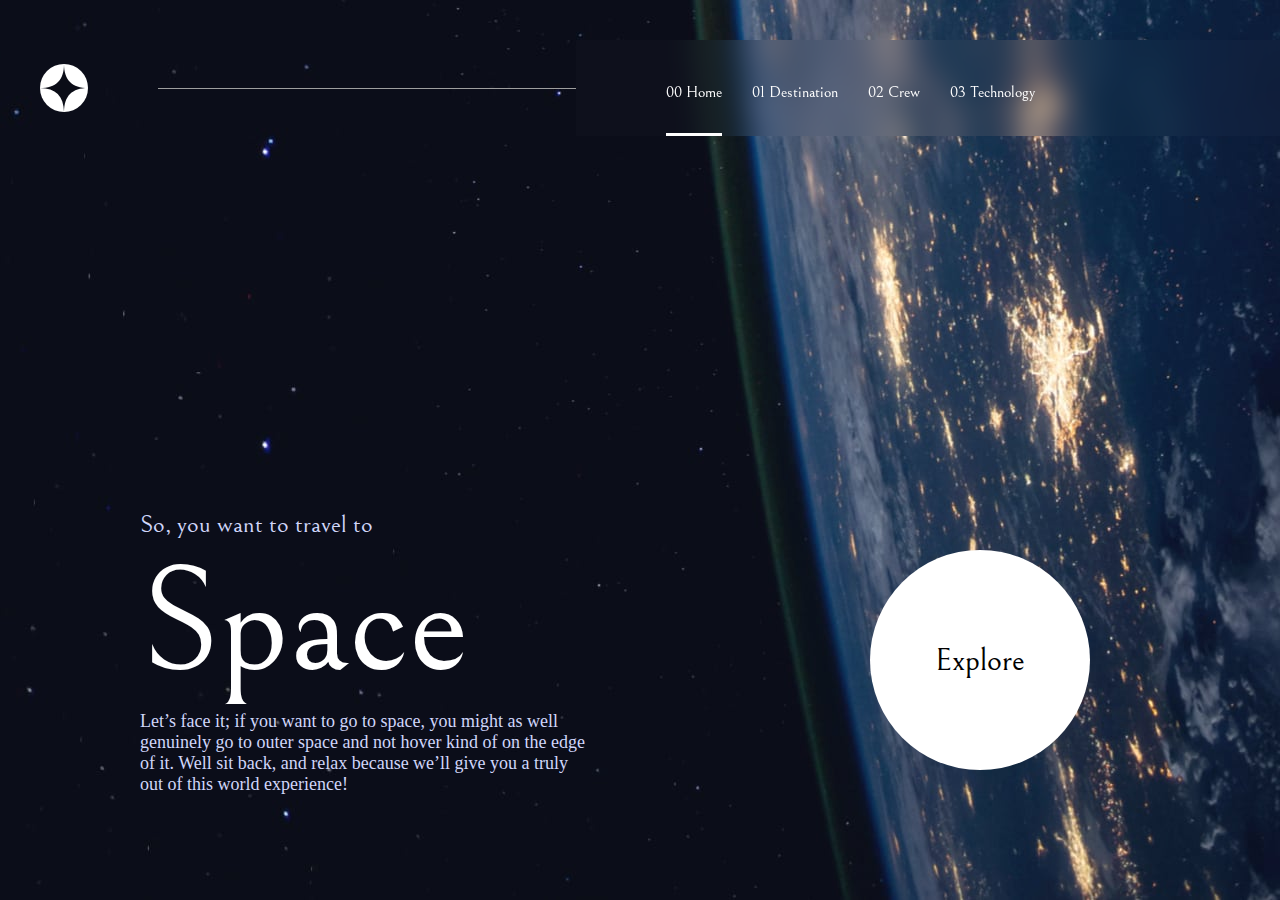
<file: starter-code/index.html>
<!DOCTYPE html>
<html lang="en">
<head>
  <meta charset="UTF-8">
  <meta name="viewport" content="width=device-width, initial-scale=1.0">

  <link rel="icon" type="image/png" sizes="32x32" href="./assets/favicon-32x32.png">
  
  <title>Frontend Mentor | Space tourism website</title>
  <link rel="stylesheet" href="/starter-code/assets/css/style.css">
</head>
<body>
  <main class="container container--home">

  
    <nav class="nav">
      <img src="/starter-code/assets/shared/logo.svg" alt="">
      <span class="line"></span>
      <ul class="nav--menu">
        <a href="/starter-code/index.html" class="active"><li><b>00</b>  Home</li></a>
        <a href="/starter-code/destination-moon.html"><li><b>01</b>  Destination</li></a>
        <a href="/starter-code/crew-commander.html"><li><b>02</b>  Crew</li></a>
        <a href="/starter-code/technology-vehicle.html"><li><b>03</b>  Technology</li></a>
      </ul>
    </nav>
    <section class="content">
      <div class="title">
        <h1>So, you want to travel to <br>
      <strong>Space</strong></h1>
       <p> Let’s face it; if you want to go to space, you might as well genuinely go to 
        outer space and not hover kind of on the edge of it. Well sit back, and relax 
        because we’ll give you a truly out of this world experience!</p>     </div>
      
      <div class="pulse-container">
        <div class="btn-explore">
          Explore
          <div class="pulse"></div>
        </div>
      </div>
      
    </section>
    
  </main>
  <script src="/starter-code/assets/js/script.js"></script>
</body>
</html>
</file>
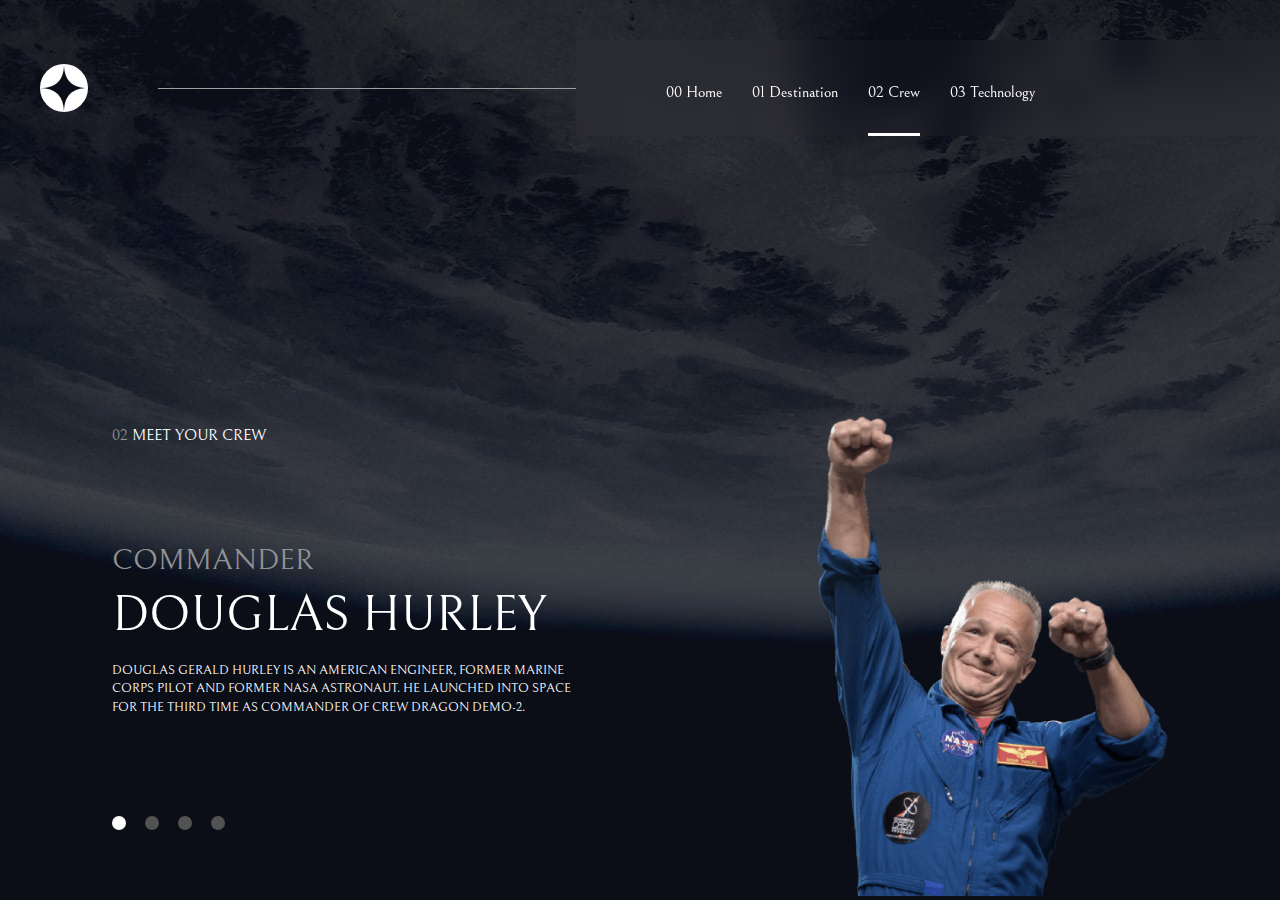
<file: starter-code/crew-commander.html>
<!DOCTYPE html>
<html lang="en">
<head>
  <meta charset="UTF-8">
  <meta name="viewport" content="width=device-width, initial-scale=1.0">

  <link rel="icon" type="image/png" sizes="32x32" href="./assets/favicon-32x32.png">
  
  <title>Frontend Mentor | Space tourism website</title>
  <link rel="stylesheet" href="/starter-code/assets/css/style.css">
</head>
<body>
<main class="container container--crew">
  <nav class="nav">
    <img src="/starter-code/assets/shared/logo.svg" alt="">
    <span class="line"></span>
    <ul class="nav--menu">
      <a href="/starter-code/index.html" ><li><b>00</b>  Home</li></a>
      <a href="/starter-code/destination-moon.html"><li><b>01</b>  Destination</li></a>
      <a href="/starter-code/crew-commander.html" class="active"><li><b>02</b>  Crew</li></a>
      <a href="/starter-code/technology-vehicle.html"><li><b>03</b>  Technology</li></a>
    </ul>
  </nav>
  <section class="crew--content">
    <div class="crew--details">
      <p><b>02</b> Meet your crew</p>
      <div class="crew--info">
        <h2 id="title">Commander</h2>
        <h1 id="name">Douglas Hurley</h1>

        <p id="description">Douglas Gerald Hurley is an American engineer, former Marine Corps pilot 
          and former NASA astronaut. He launched into space for the third time as 
          commander of Crew Dragon Demo-2.</p>
      </div>
      <div class="crew--buttons">
        <div id="comander" class="crew--btn btn--active"></div>
        <div id="specialist" class="crew--btn"></div>
        <div id="pilot" class="crew--btn"></div>
        <div id="enginer" class="crew--btn"></div>
      </div>

      
    </div>
    <div>
      <img id="img" src="/starter-code/assets/crew/image-douglas-hurley.png" alt="">
    </div>
    

  </section>
  
</main>
<script src="/starter-code/assets/js/script.js"></script>
</body>
</html>
</file>
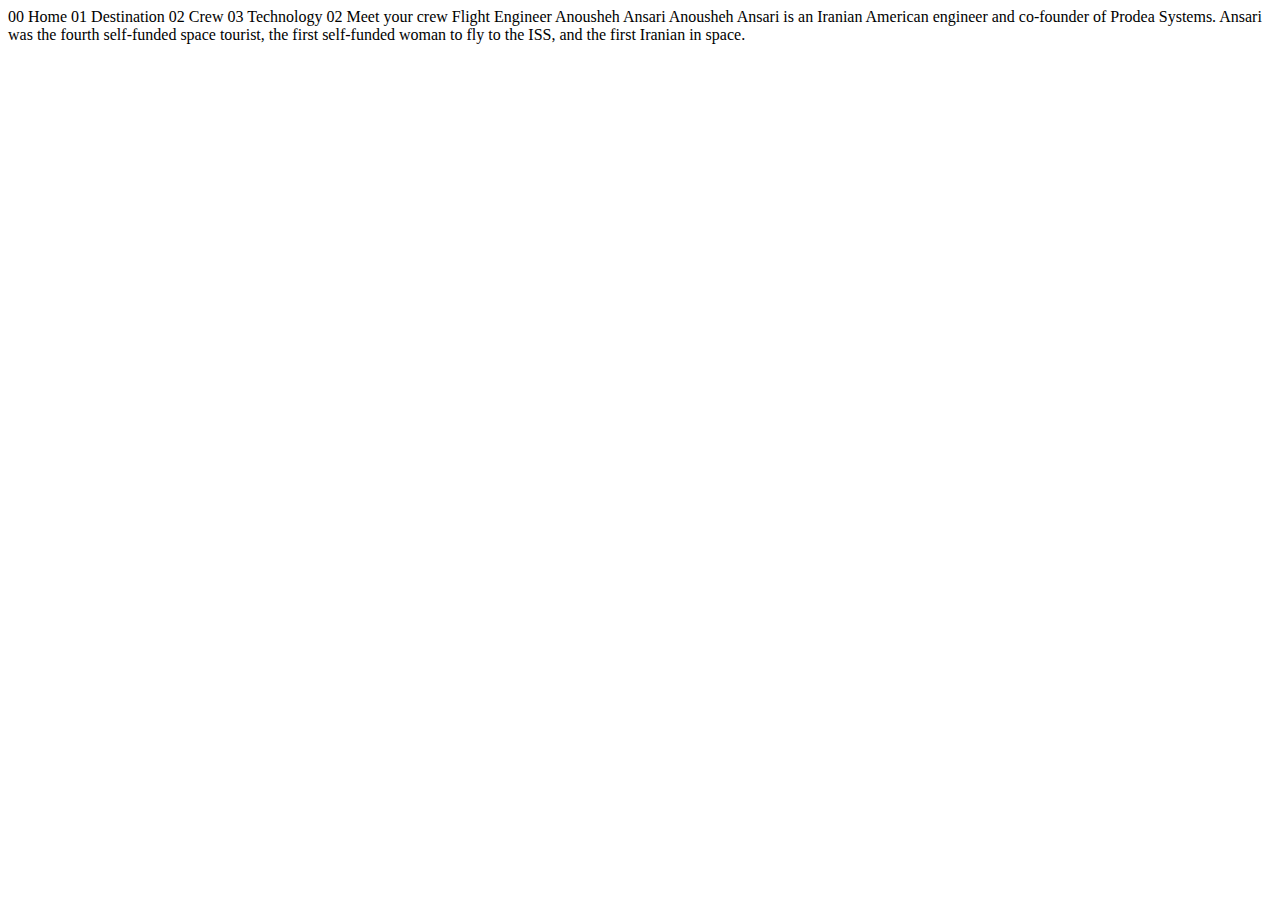
<file: starter-code/crew-engineer.html>
<!DOCTYPE html>
<html lang="en">
<head>
  <meta charset="UTF-8">
  <meta name="viewport" content="width=device-width, initial-scale=1.0">

  <link rel="icon" type="image/png" sizes="32x32" href="./assets/favicon-32x32.png">
  
  <title>Frontend Mentor | Space tourism website</title>
</head>
<body>

  00 Home
  01 Destination
  02 Crew
  03 Technology

  02 Meet your crew

  Flight Engineer
  Anousheh Ansari

  Anousheh Ansari is an Iranian American engineer and co-founder of Prodea Systems. 
  Ansari was the fourth self-funded space tourist, the first self-funded woman to 
  fly to the ISS, and the first Iranian in space. 
</body>
</html>
</file>
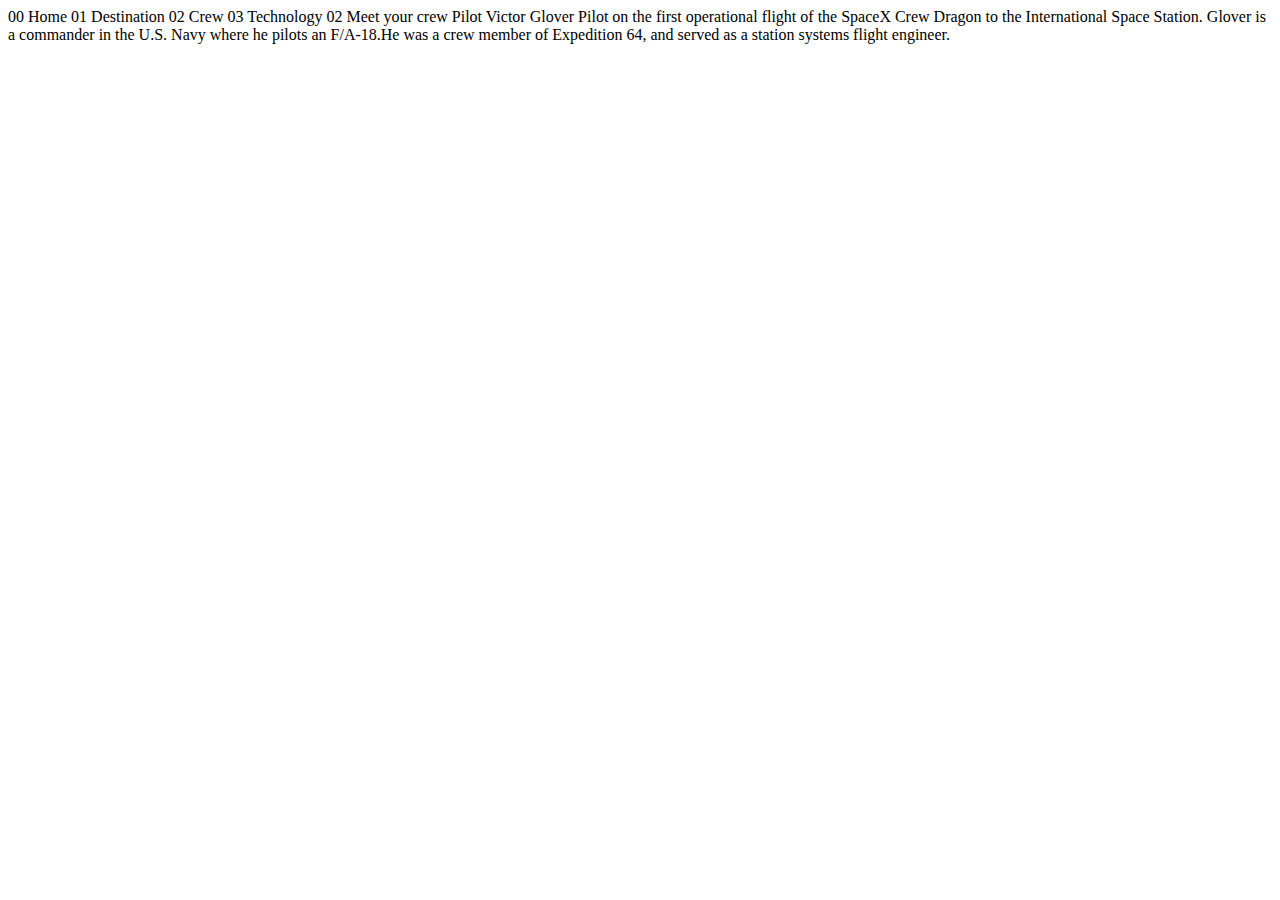
<file: starter-code/crew-pilot.html>
<!DOCTYPE html>
<html lang="en">
<head>
  <meta charset="UTF-8">
  <meta name="viewport" content="width=device-width, initial-scale=1.0">

  <link rel="icon" type="image/png" sizes="32x32" href="./assets/favicon-32x32.png">
  
  <title>Frontend Mentor | Space tourism website</title>
</head>
<body>

  00 Home
  01 Destination
  02 Crew
  03 Technology

  02 Meet your crew

  Pilot
  Victor Glover

  Pilot on the first operational flight of the SpaceX Crew Dragon to the 
  International Space Station. Glover is a commander in the U.S. Navy where 
  he pilots an F/A-18.He was a crew member of Expedition 64, and served as a 
  station systems flight engineer. 
</body>
</html>
</file>
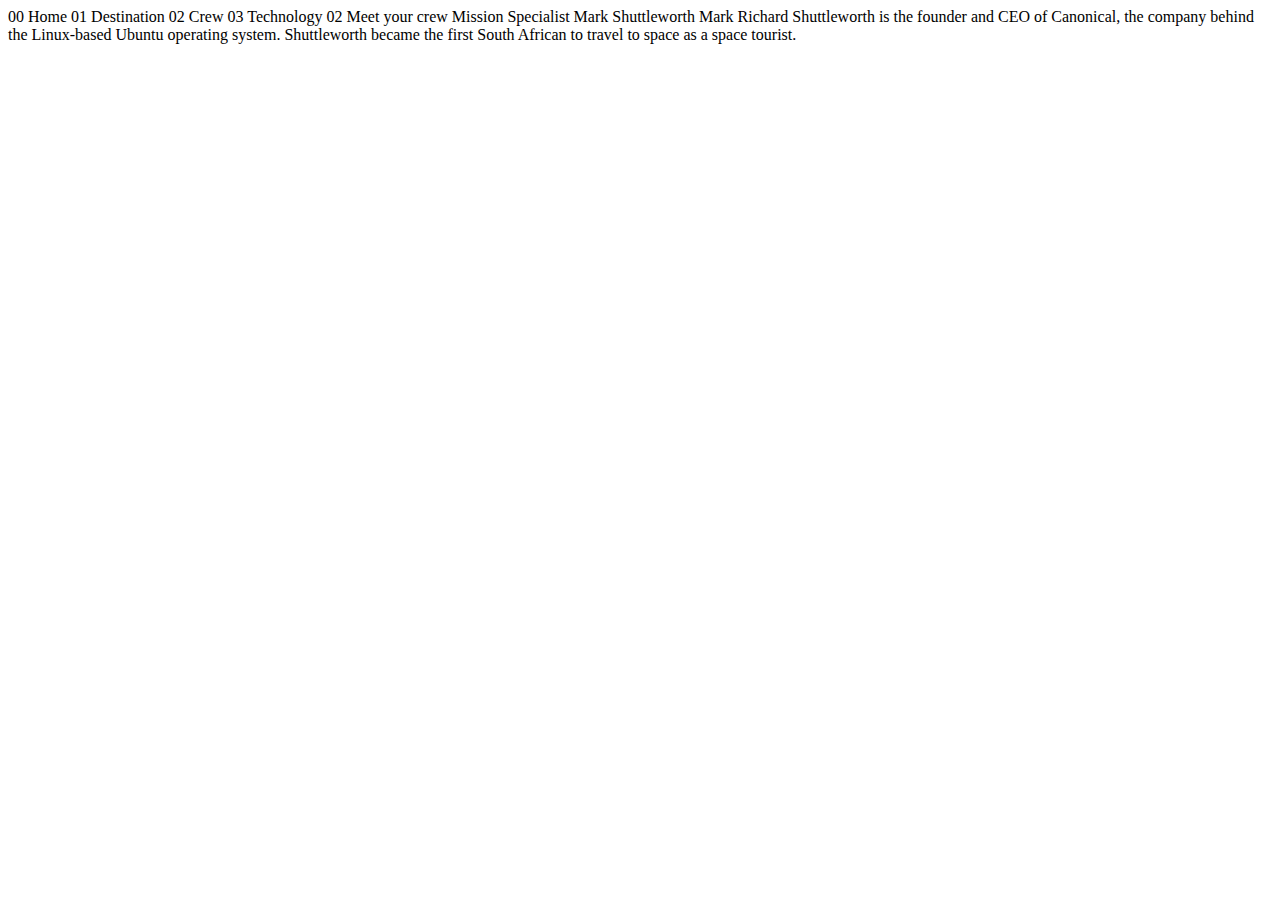
<file: starter-code/crew-specialist.html>
<!DOCTYPE html>
<html lang="en">
<head>
  <meta charset="UTF-8">
  <meta name="viewport" content="width=device-width, initial-scale=1.0">

  <link rel="icon" type="image/png" sizes="32x32" href="./assets/favicon-32x32.png">
  
  <title>Frontend Mentor | Space tourism website</title>
</head>
<body>

  00 Home
  01 Destination
  02 Crew
  03 Technology

  02 Meet your crew

  Mission Specialist
  Mark Shuttleworth

  Mark Richard Shuttleworth is the founder and CEO of Canonical, the company behind 
  the Linux-based Ubuntu operating system. Shuttleworth became the first South 
  African to travel to space as a space tourist.
</body>
</html>
</file>
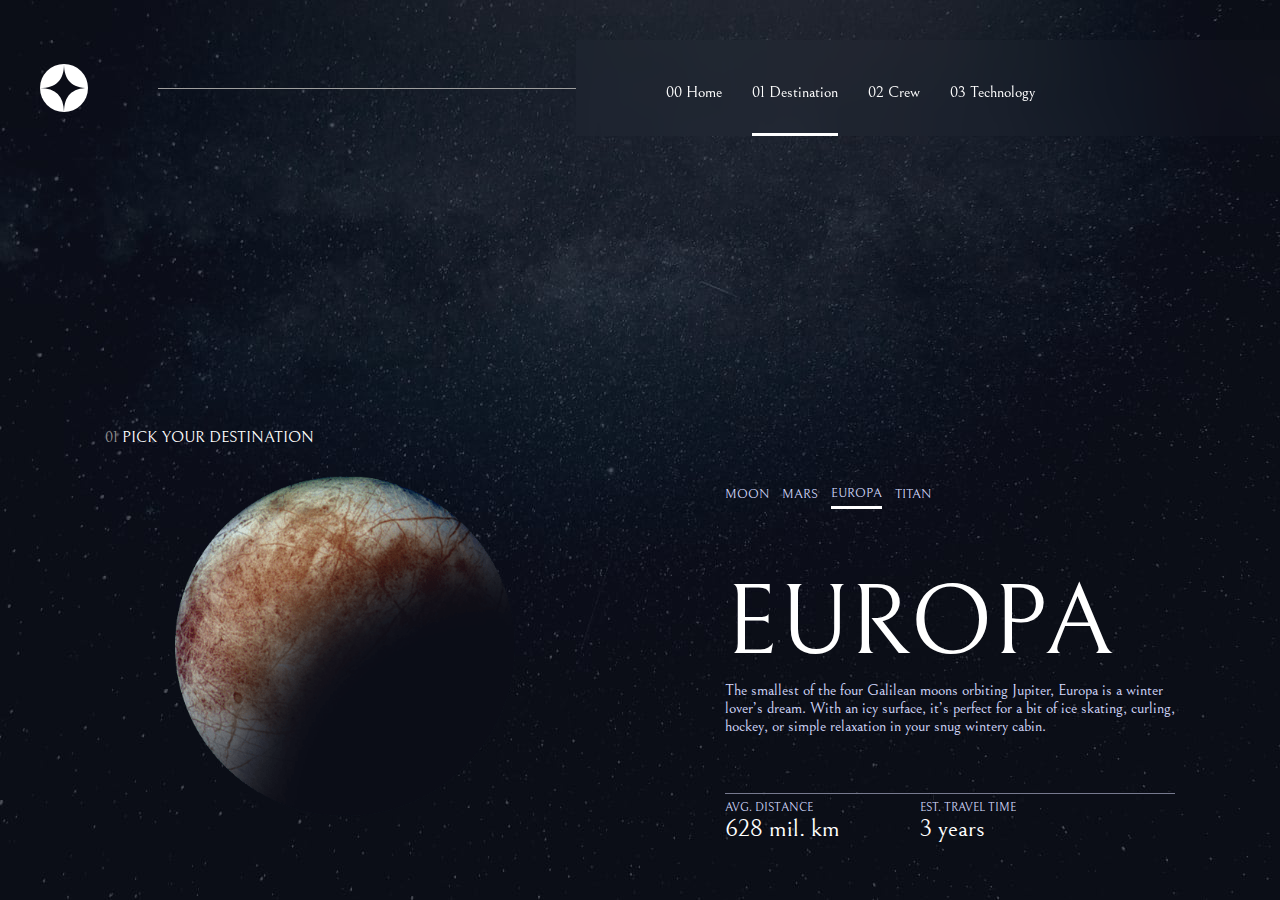
<file: starter-code/destination-europa.html>
<!DOCTYPE html>
<html lang="en">
<head>
  <meta charset="UTF-8">
  <meta name="viewport" content="width=device-width, initial-scale=1.0">

  <link rel="icon" type="image/png" sizes="32x32" href="./assets/favicon-32x32.png">
  
  <title>Frontend Mentor | Space tourism website</title>
  <link rel="stylesheet" href="/starter-code/assets/css/style.css">
</head>
<body>
  <main class="container container--destination">


    <nav class="nav">
      <img src="/starter-code/assets/shared/logo.svg" alt="">
      <span class="line"></span>
      <ul class="nav--menu">
        <a href="/starter-code/index.html" ><li><b>00</b>  Home</li></a>
        <a href="/starter-code/destination-moon.html" class="active"><li><b>01</b>  Destination</li></a>
        <a href="/starter-code/crew-commander.html"><li><b>02</b>  Crew</li></a>
        <a href="/starter-code/technology-vehicle.html"><li><b>03</b>  Technology</li></a>
      </ul>
    </nav>
  <section class="content--planet">
    <div class="planet">
      <p><b> 01</b> Pick your destination</p>
      <img src="/starter-code/assets/destination/image-europa.png" alt="">
    </div>
    <div class="planet--area">
      <nav>
        <ul class="nav-menu--destination">
          <a href="/starter-code/destination-moon.html" ><li>Moon</li></a>
          <a href="/starter-code/destination-mars.html"><li>Mars</li></a>
          <a href="/starter-code/destination-europa.html" class="active active--planet"><li>Europa</li></a>
          <a href="/starter-code/destination-titan.html"><li>Titan</li></a>
        </ul>
      </nav>
      <div>
        <h1 class="planet--tittle">Europa</h1>
      <p class="planet--description">The smallest of the four Galilean moons orbiting Jupiter, Europa is a 
        winter lover’s dream. With an icy surface, it’s perfect for a bit of 
        ice skating, curling, hockey, or simple relaxation in your snug 
        wintery cabin.</p>
      </div>
      
      
    
      <div class="planet--distance">
        <div>
          <p>Avg. distance</p>
          <h3>628 mil. km</h3>
        </div>
        <div>
          <p>Est. travel time</p>
          <h3>3 years</h3>
        </div>
      </div>
    </div>
  
   
  </section>
    
  </main>

  
</body>
</html>
</file>
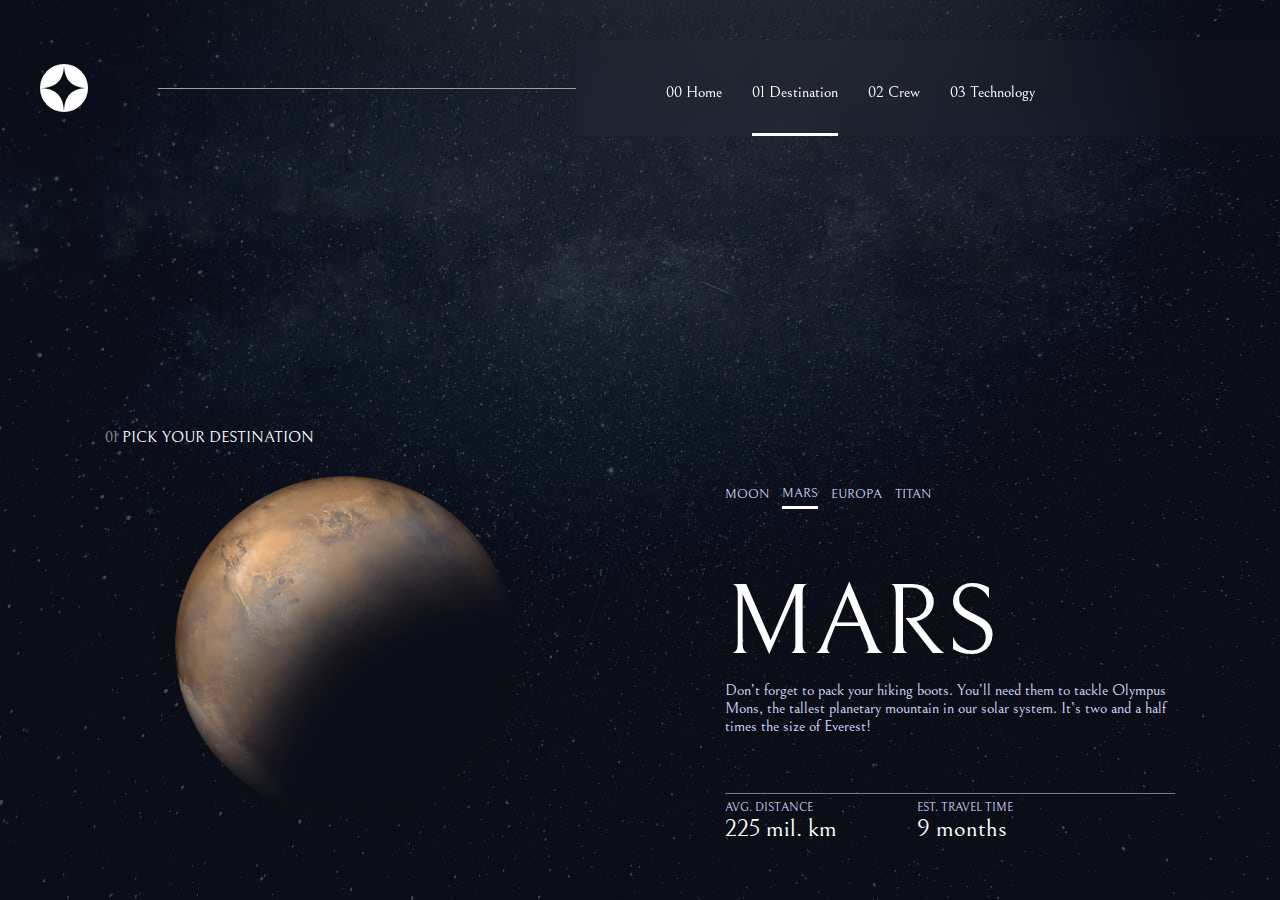
<file: starter-code/destination-mars.html>
<!DOCTYPE html>
<html lang="en">
<head>
  <meta charset="UTF-8">
  <meta name="viewport" content="width=device-width, initial-scale=1.0">

  <link rel="icon" type="image/png" sizes="32x32" href="./assets/favicon-32x32.png">
  
  <title>Frontend Mentor | Space tourism website</title>
  <link rel="stylesheet" href="/starter-code/assets/css/style.css">
</head>
<body>
  <main class="container container--destination">


    <nav class="nav">
      <img src="/starter-code/assets/shared/logo.svg" alt="">
      <span class="line"></span>
      <ul class="nav--menu">
        <a href="/starter-code/index.html" ><li><b>00</b>  Home</li></a>
        <a href="/starter-code/destination-moon.html" class="active"><li><b>01</b>  Destination</li></a>
        <a href="/starter-code/crew-commander.html"><li><b>02</b>  Crew</li></a>
        <a href="/starter-code/technology-vehicle.html"><li><b>03</b>  Technology</li></a>
      </ul>
    </nav>
  <section class="content--planet">
    <div class="planet">
      <p><b> 01</b> Pick your destination</p>
      <img src="/starter-code/assets/destination/image-mars.png" alt="">
    </div>
    <div class="planet--area">
      <nav>
        <ul class="nav-menu--destination">
          <a href="/starter-code/destination-moon.html" ><li>Moon</li></a>
          <a href="/starter-code/destination-mars.html" class="active active--planet"><li>Mars</li></a>
          <a href="/starter-code/destination-europa.html"><li>Europa</li></a>
          <a href="/starter-code/destination-titan.html"><li>Titan</li></a>
        </ul>
      </nav>
      <div>
        <h1 class="planet--tittle">Mars</h1>
      <p class="planet--description">Don’t forget to pack your hiking boots. You’ll need them to tackle Olympus Mons, 
        the tallest planetary mountain in our solar system. It’s two and a half times 
        the size of Everest!</p>
      </div>
      
      
    
      <div class="planet--distance">
        <div>
          <p>Avg. distance</p>
          <h3>225 mil. km</h3>
        </div>
        <div>
          <p>Est. travel time</p>
          <h3>9 months</h3>
        </div>
      </div>
    </div>
  
   
  </section>
    
  </main>
  

  

  
  

  
  
</body>
</html>
</file>
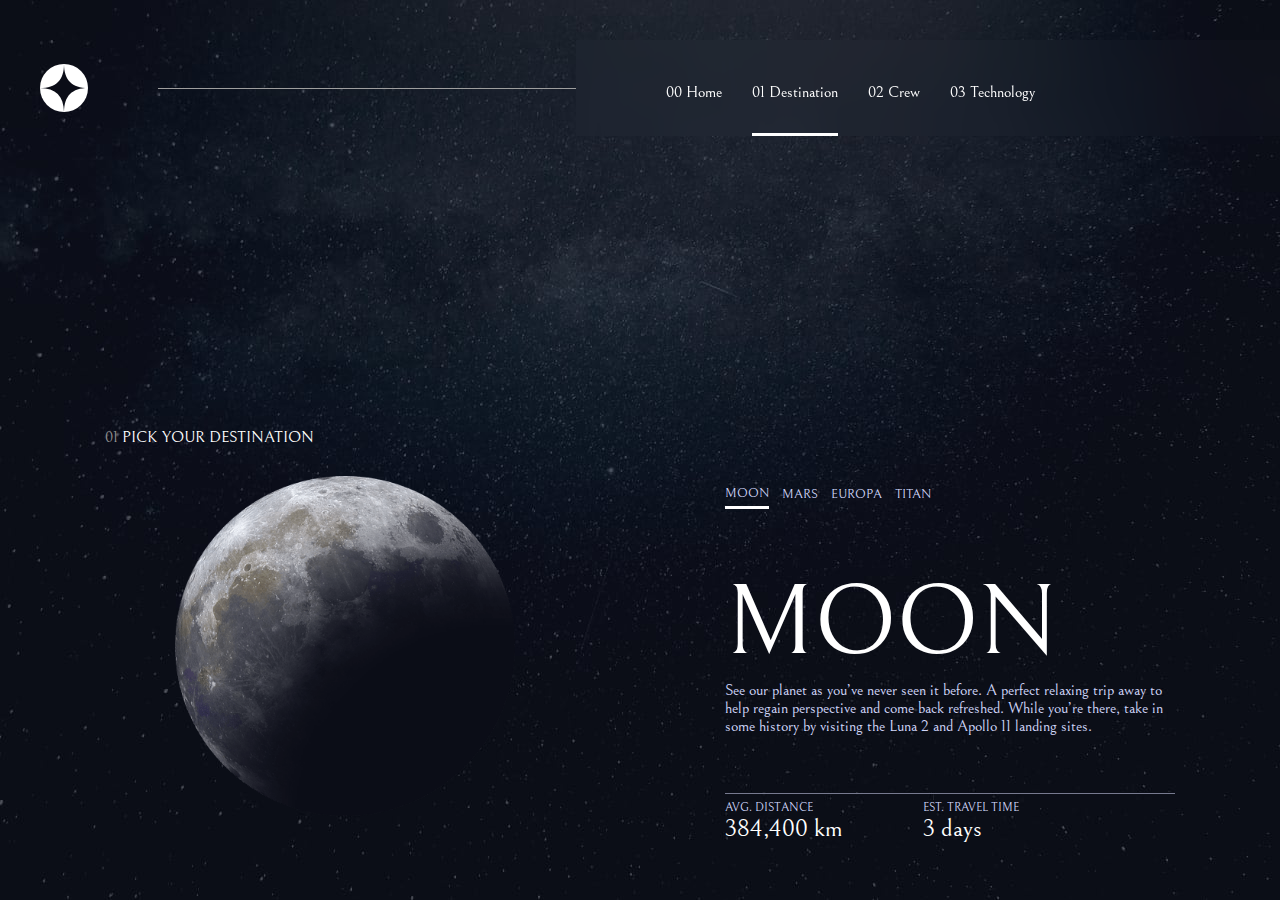
<file: starter-code/destination-moon.html>
<!DOCTYPE html>
<html lang="en">
<head>
  <meta charset="UTF-8">
  <meta name="viewport" content="width=device-width, initial-scale=1.0">

  <link rel="icon" type="image/png" sizes="32x32" href="./assets/favicon-32x32.png">
  
  <title>Frontend Mentor | Space tourism website</title>
  <link rel="stylesheet" href="/starter-code/assets/css/style.css">
</head>
<body>
<main class="container container--destination">


  <nav class="nav">
    <img src="/starter-code/assets/shared/logo.svg" alt="">
    <span class="line"></span>
    <ul class="nav--menu">
      <a href="/starter-code/index.html" ><li><b>00</b>  Home</li></a>
      <a href="/starter-code/destination-moon.html" class="active"><li><b>01</b>  Destination</li></a>
      <a href="/starter-code/crew-commander.html"><li><b>02</b>  Crew</li></a>
      <a href="/starter-code/technology-vehicle.html"><li><b>03</b>  Technology</li></a>
    </ul>
  </nav>
<section class="content--planet">
  <div class="planet">
    <p><b> 01</b> Pick your destination</p>
    <img src="/starter-code/assets/destination/image-moon.png" alt="">
  </div>
  <div class="planet--area">
    <nav>
      <ul class="nav-menu--destination">
        <a href="/starter-code/destination-moon.html" class="active active--planet"><li>Moon</li></a>
        <a href="/starter-code/destination-mars.html"><li>Mars</li></a>
        <a href="/starter-code/destination-europa.html"><li>Europa</li></a>
        <a href="/starter-code/destination-titan.html"><li>Titan</li></a>
      </ul>
    </nav>
    <div>
      <h1 class="planet--tittle">Moon</h1>
    <p class="planet--description">See our planet as you’ve never seen it before. A perfect relaxing trip away to help 
      regain perspective and come back refreshed. While you’re there, take in some history 
      by visiting the Luna 2 and Apollo 11 landing sites.</p>
    </div>
    
    
  
    <div class="planet--distance">
      <div>
        <p>Avg. distance</p>
        <h3>384,400 km</h3>
      </div>
      <div>
        <p>Est. travel time</p>
        <h3>3 days</h3>
      </div>
    </div>
  </div>

 
</section>
  
</main>

</body>
</html>
</file>
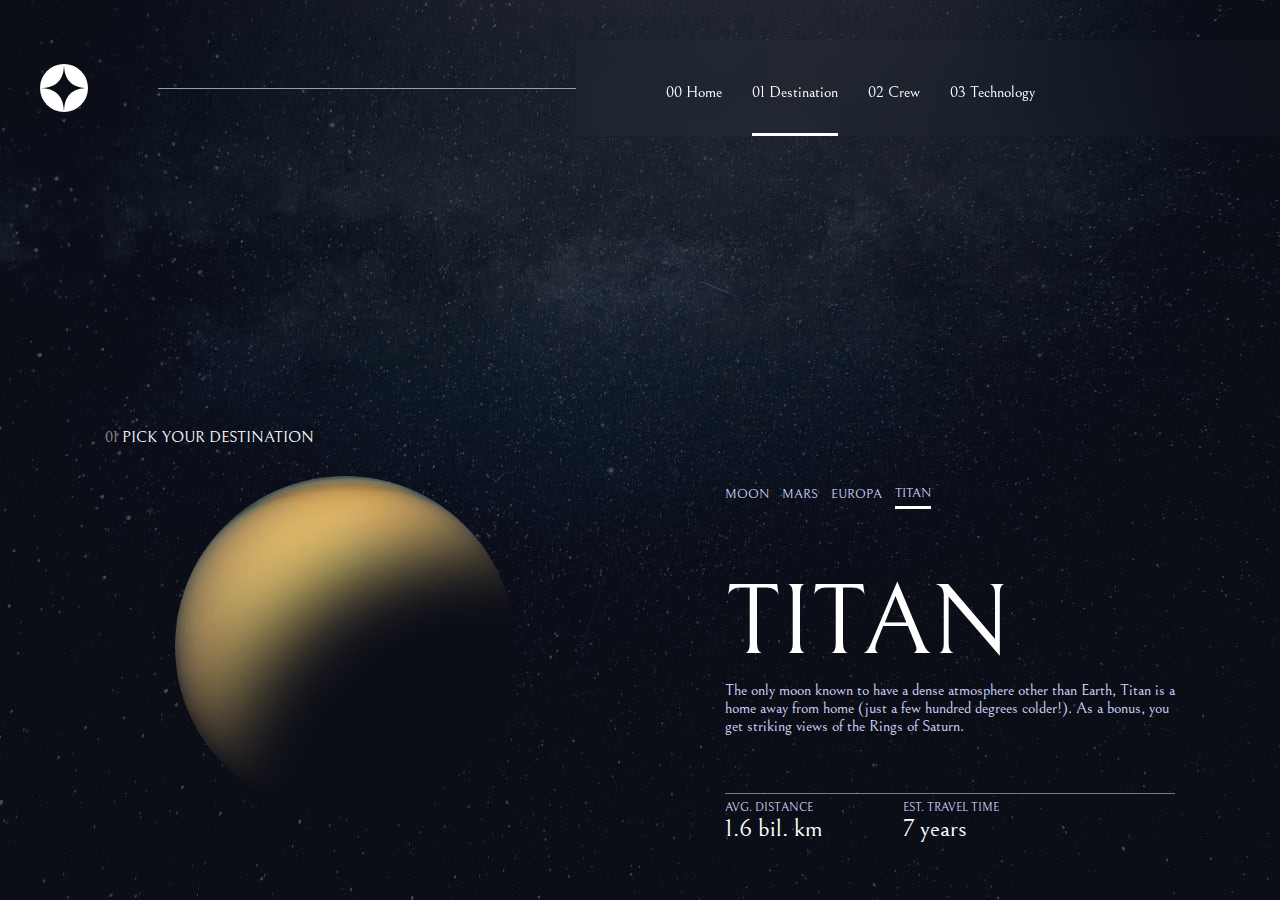
<file: starter-code/destination-titan.html>
<!DOCTYPE html>
<html lang="en">
<head>
  <meta charset="UTF-8">
  <meta name="viewport" content="width=device-width, initial-scale=1.0">

  <link rel="icon" type="image/png" sizes="32x32" href="./assets/favicon-32x32.png">
  
  <title>Frontend Mentor | Space tourism website</title>
  <link rel="stylesheet" href="/starter-code/assets/css/style.css">
</head>
<body>
  <main class="container container--destination">


    <nav class="nav">
      <img src="/starter-code/assets/shared/logo.svg" alt="">
      <span class="line"></span>
      <ul class="nav--menu">
        <a href="/starter-code/index.html" ><li><b>00</b>  Home</li></a>
        <a href="/starter-code/destination-moon.html" class="active"><li><b>01</b>  Destination</li></a>
        <a href="/starter-code/crew-commander.html"><li><b>02</b>  Crew</li></a>
        <a href="/starter-code/technology-vehicle.html"><li><b>03</b>  Technology</li></a>
      </ul>
    </nav>
  <section class="content--planet">
    <div class="planet">
      <p><b> 01</b> Pick your destination</p>
      <img src="/starter-code/assets/destination/image-titan.png" alt="">
    </div>
    <div class="planet--area">
      <nav>
        <ul class="nav-menu--destination">
          <a href="/starter-code/destination-moon.html" ><li>Moon</li></a>
          <a href="/starter-code/destination-mars.html"><li>Mars</li></a>
          <a href="/starter-code/destination-europa.html"><li>Europa</li></a>
          <a href="/starter-code/destination-titan.html"  class="active active--planet"><li>Titan</li></a>
        </ul>
      </nav>
      <div>
        <h1 class="planet--tittle">Titan</h1>
      <p class="planet--description">The only moon known to have a dense atmosphere other than Earth, Titan 
        is a home away from home (just a few hundred degrees colder!). As a 
        bonus, you get striking views of the Rings of Saturn.
      </p>
      </div>
      
      
    
      <div class="planet--distance">
        <div>
          <p>Avg. distance</p>
          <h3>1.6 bil. km</h3>
        </div>
        <div>
          <p>Est. travel time</p>
          <h3>7 years</h3>
        </div>
      </div>
    </div>
  
   
  </section>
    
  </main>

  

  
  
  

  
  
</body>
</html>
</file>
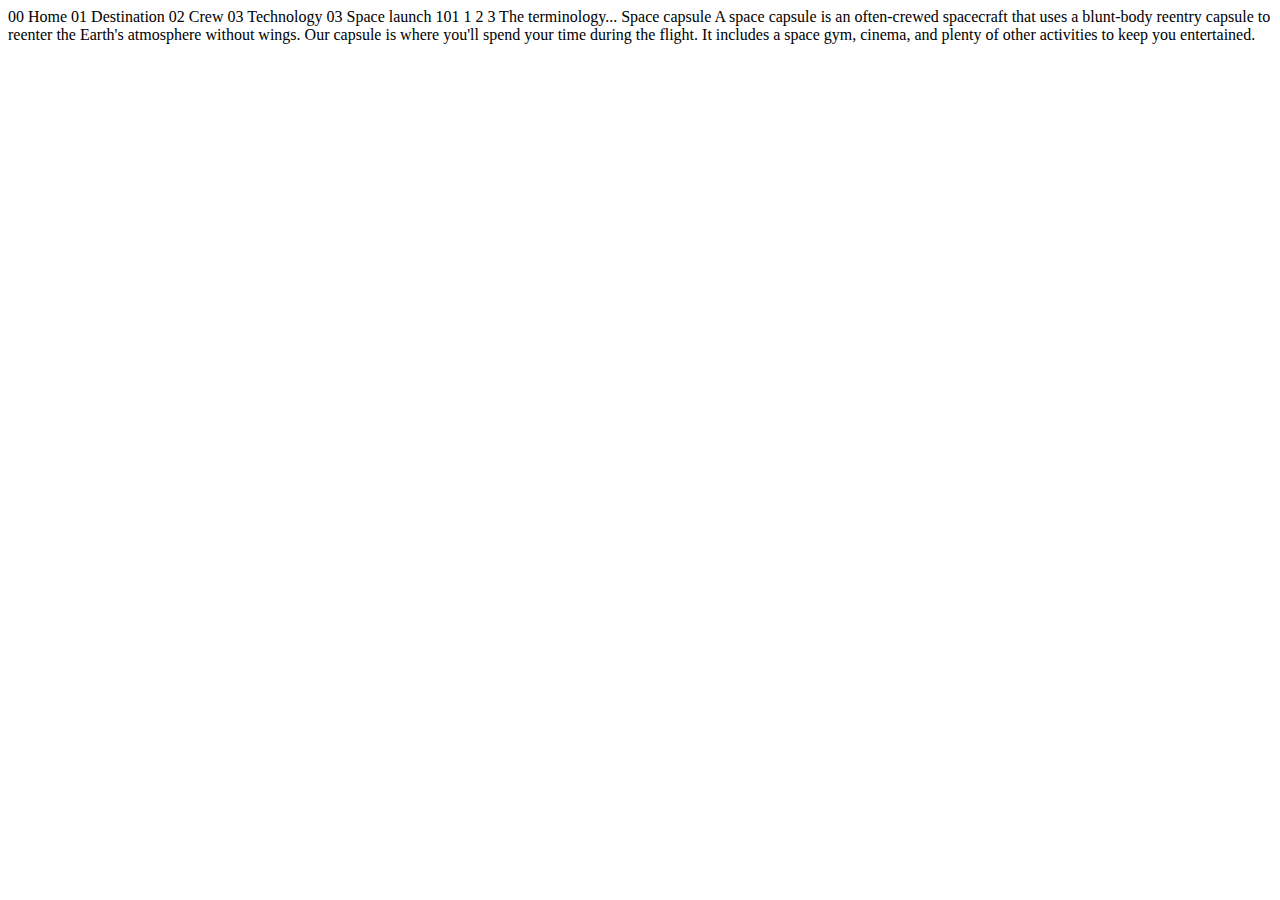
<file: starter-code/technology-capsule.html>
<!DOCTYPE html>
<html lang="en">
<head>
  <meta charset="UTF-8">
  <meta name="viewport" content="width=device-width, initial-scale=1.0">

  <link rel="icon" type="image/png" sizes="32x32" href="./assets/favicon-32x32.png">
  
  <title>Frontend Mentor | Space tourism website</title>
</head>
<body>

  00 Home
  01 Destination
  02 Crew
  03 Technology

  03 Space launch 101

  1
  2
  3

  The terminology...
  Space capsule

  A space capsule is an often-crewed spacecraft that uses a blunt-body reentry 
  capsule to reenter the Earth's atmosphere without wings. Our capsule is where 
  you'll spend your time during the flight. It includes a space gym, cinema, 
  and plenty of other activities to keep you entertained.
</body>
</html>
</file>
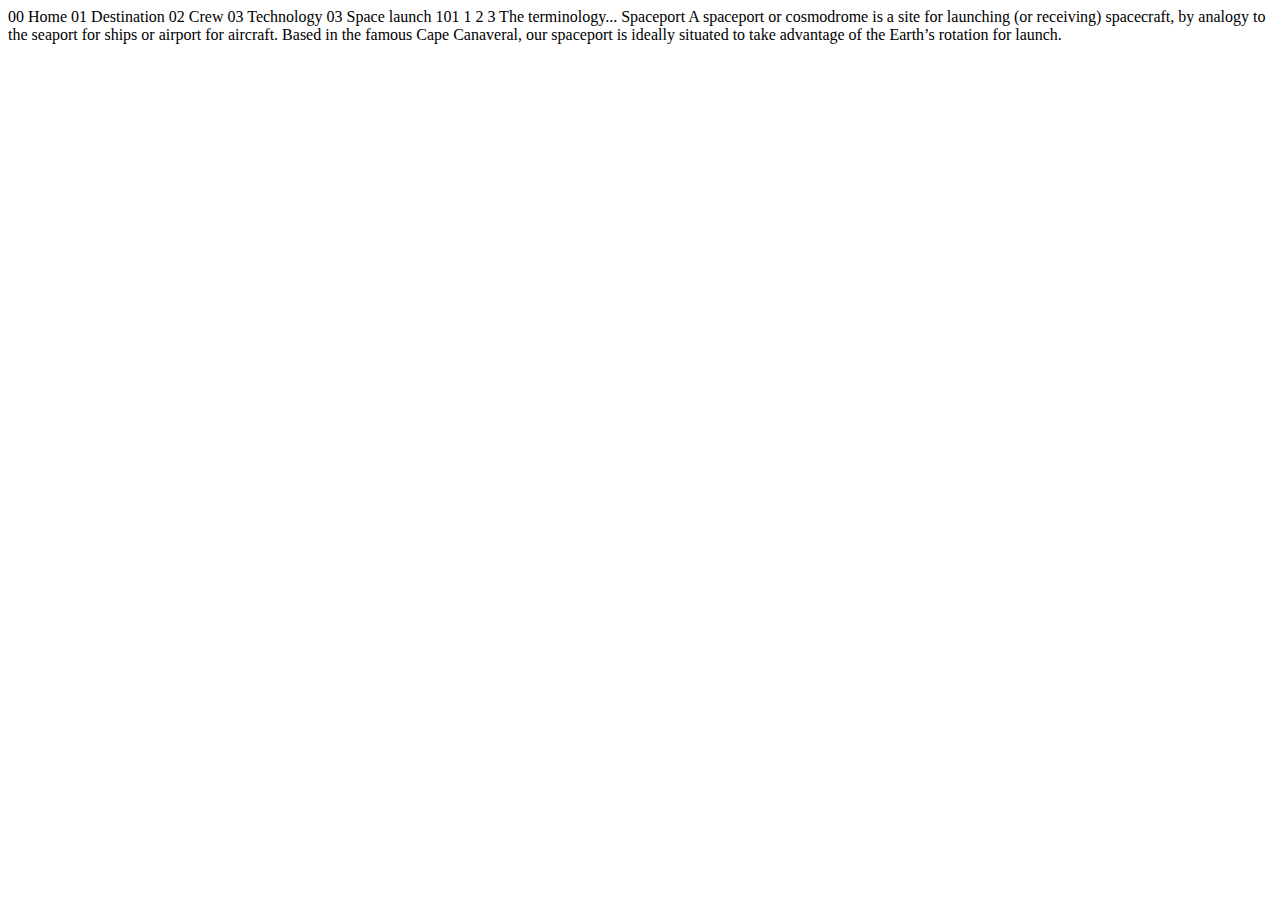
<file: starter-code/technology-spaceport.html>
<!DOCTYPE html>
<html lang="en">
<head>
  <meta charset="UTF-8">
  <meta name="viewport" content="width=device-width, initial-scale=1.0">

  <link rel="icon" type="image/png" sizes="32x32" href="./assets/favicon-32x32.png">
  
  <title>Frontend Mentor | Space tourism website</title>
</head>
<body>

  00 Home
  01 Destination
  02 Crew
  03 Technology

  03 Space launch 101

  1
  2
  3

  The terminology...
  Spaceport

  A spaceport or cosmodrome is a site for launching (or receiving) spacecraft, 
  by analogy to the seaport for ships or airport for aircraft. Based in the 
  famous Cape Canaveral, our spaceport is ideally situated to take advantage 
  of the Earth’s rotation for launch.
</body>
</html>
</file>
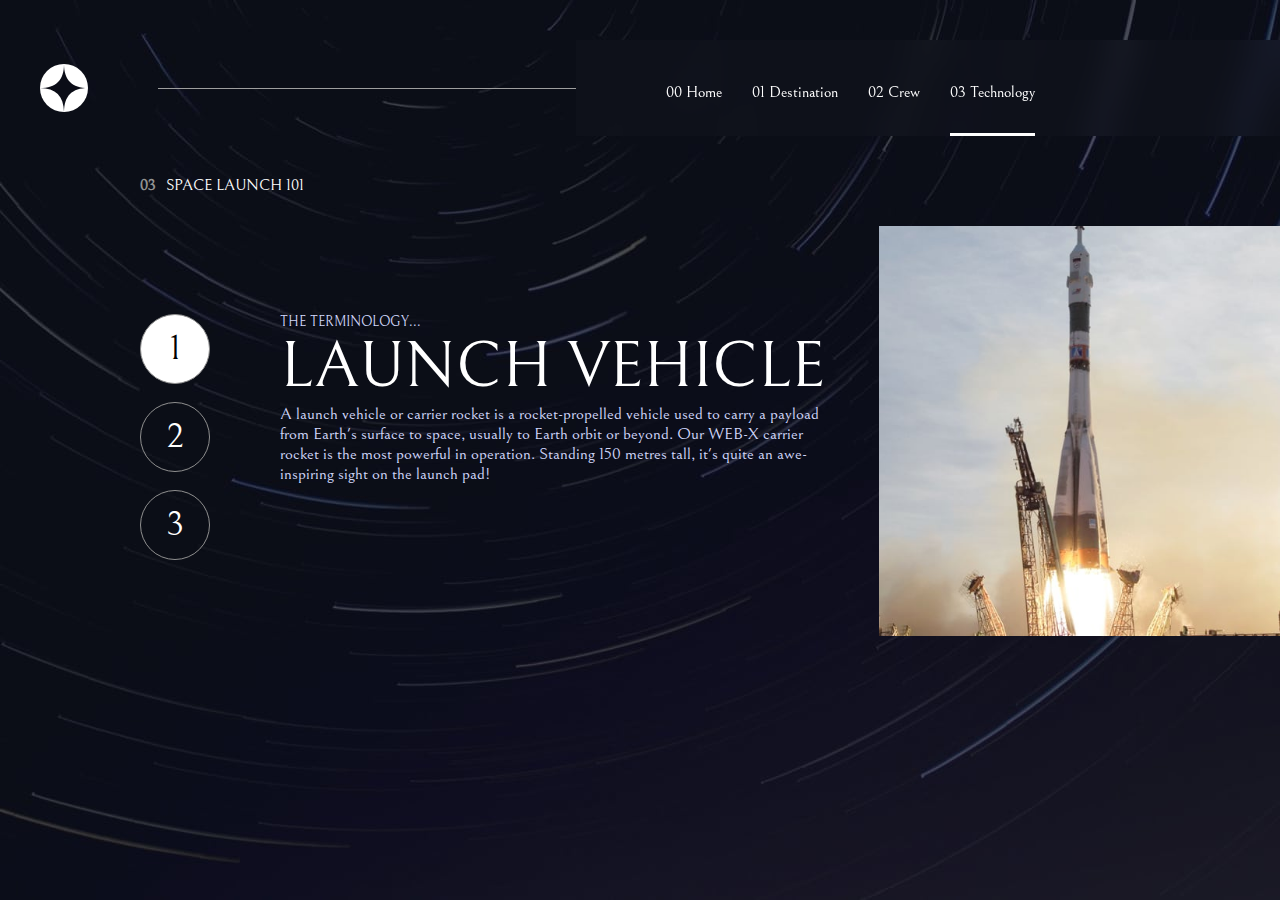
<file: starter-code/technology-vehicle.html>
<!DOCTYPE html>
<html lang="en">
<head>
  <meta charset="UTF-8">
  <meta name="viewport" content="width=device-width, initial-scale=1.0">

  <link rel="icon" type="image/png" sizes="32x32" href="./assets/favicon-32x32.png">
  
  <title>Frontend Mentor | Space tourism website</title>
  <link rel="stylesheet" href="/starter-code/assets/css/style.css">
</head>
<body>
<main class="container container--tec">


  <nav class="nav">
    <img src="/starter-code/assets/shared/logo.svg" alt="">
    <span class="line"></span>
    <ul class="nav--menu">
      <a href="/starter-code/index.html" ><li><b>00</b>  Home</li></a>
      <a href="/starter-code/destination-moon.html"><li><b>01</b>  Destination</li></a>
      <a href="/starter-code/crew-commander.html" ><li><b>02</b>  Crew</li></a>
      <a href="/starter-code/technology-vehicle.html" class="active"><li><b>03</b>  Technology</li></a>
    </ul>
  </nav>
  <section class="content--tec">
    <div class="tech--details">
      <p><b>03</b>Space launch 101</p>
      <div class="tec--items">
        <div class="tec--buttons">
          <button id="btnTechUm" class="btn--tec tec--active">1</button>
          <button id="btnTechDois" class="btn--tec">2</button>
          <button id="btnTechTres" class="btn--tec">3</button>
        </div>
        <div class="tec--description">
          <p class="upper">The terminology...</p>
          <h1 id="vehicle">launch vehicle</h1>
        
          <p class="tec--text">A launch vehicle or carrier rocket is a rocket-propelled vehicle used to carry a 
            payload from Earth's surface to space, usually to Earth orbit or beyond. Our 
            WEB-X carrier rocket is the most powerful in operation. Standing 150 metres tall, 
            it's quite an awe-inspiring sight on the launch pad!</p>
        </div>
      </div>
      
      
      

 
    </div>
    <div class="image">
      <img id="img" src="/starter-code/assets/technology/image-launch-vehicle-portrait.jpg" alt="">
    </div>
  </section>
  
</main>
<script src="/starter-code/assets/js/scriptvechile.js"></script>
</body>
</html>
</file>
<file: starter-code/assets/css/style.css>
@import url('https://fonts.googleapis.com/css2?family=Bellefair&display=swap');
*{
    margin: 0;
    padding: 0;
    box-sizing: border-box;
    font-family: bellefair, regular, serif;
    font-weight: normal;
}

.container--home{
    height: 100vh;
    background-image: url(/starter-code/assets/home/background-home-desktop.jpg);
    background-position: center top;
    background-repeat: no-repeat;
    background-size: cover;
    display: flex;
    flex-direction: column;
    justify-content: space-between;

}



.content{
    display: flex;
    justify-content: space-between;
    margin-bottom: 90px;
    margin-left: 140px;
    margin-right: 70px;
    
}
.title{
    width: 450px;
    height: 382;
    color: #D0D6F9;
    font-family: sans-serif;
    font-family: Barlow Condensed;
    font-style: normal;
    font-weight: normal;
}
.title h1{
    font-size: 25px;
}
.title p{
    font-family: Barlow;
    font-style: normal;
    font-weight: normal;
    font-size: 18px;
}
.title h1>strong{
    font-size: 150px;
    color: #fff;
}
.nav{
    display: flex;
    justify-content: space-between;
    align-items: center;
    padding-top: 40px;
    padding-left: 40px;
}
.line{
    width: 450px;
    height: 1px;
    background-color: rgb(158, 158, 158);
    margin-left: 70px;
    
}
.nav--menu{
    display: flex;
    align-items: center;
    background-color: rgba(255, 255, 255, 0.014);
    backdrop-filter: blur(15px);
    
    width: 750px;
    padding-left: 90px;
}
.nav--menu a{
    list-style: none;
    text-decoration: none;
    margin-right: 30px;
    color: #fff;
    padding: 43px 0;
    
    height: 96px;
}
.nav--menu a:hover{
    box-sizing: border-box;
    
    border-bottom: 3px solid rgb(177, 177, 177);
}
.active{
    border-bottom: 3px solid rgb(255, 255, 255);
}
.pulse-container{
    width: 300px;
    height: 300px;
    display: flex;
    align-items: center;
    justify-content: center;
    border-radius: 50%;
    background-color: transparent;
    transition: ease-in-out 300ms;
    margin-right: 80px;
}
.pulse-container:hover{
    background-color: rgba(255, 255, 255, 0.336);

}


.btn-explore{
    background-color: #fff;
    display: flex;
    justify-content: center;
    align-items: center;
    font-size: 32px;
    border: none;
    cursor: pointer;
    width: 220px;
    height: 220px;
    border-radius: 50%;
    position: relative;
}

/* DETINATION */

.container--destination{
    height: 100vh;
    background-image: url(/starter-code/assets/destination/background-destination-desktop.jpg);
    background-position: center top;
    background-repeat: no-repeat;
    background-size: cover;
    display: flex;
    flex-direction: column;
    justify-content: space-between;
}
.nav-menu--destination{
    display: flex;
    align-items: center;
}
.nav-menu--destination a{
    list-style: none;
    text-decoration: none;
    color: #D0D6F9;
    margin-right: 13px;
    text-transform: uppercase;
    font-size: 13px;
    padding-bottom: 5px;
}
.nav-menu--destination a:hover{

    border-bottom: 3px solid #929292;
}
.planet--tittle{
    color: white;
    font-size: 100px;
    font-family: bellefair, regular, serif;
    font-weight: normal;
    text-transform: uppercase;
}
.planet--description{
    color: #D0D6F9;

}
.planet--distance{
    display: flex;
    justify-content: flex-start;
    color: #D0D6F9;
    border-top: 1px solid #777a8f;
    padding-top: 7px;
}
.planet--distance p{
    text-transform: uppercase;
    font-size: 12px;
}
.planet--distance h3{
    color: #fff;
    font-size: 25px;
}
.planet--distance div:nth-child(1){
    margin-right: 80px;
}
.active--planet{
    color: #fff;
}

.content--planet{
    display: flex;
    justify-content: space-around;
}
.planet--area{
    width: 450px;
    height: 472px;
    display: flex;
    flex-direction: column;
    justify-content: space-evenly;
    
}
.planet img{
    width: 340px;
    margin-bottom: 60px;
    margin-left: 70px;
}
.planet b{
    color: #929292;
}
.planet p{
    color: #fff;
    text-transform: uppercase;
    margin-bottom: 30px;
}
/* CREW */

.container--crew{
    height: 100vh;
    background-image: url(/starter-code/assets/crew/background-crew-desktop.jpg);
    background-position: center top;
    background-repeat: no-repeat;
    background-size: cover;
    display: flex;
    flex-direction: column;
    justify-content: space-between;
}
.crew--content{
    display: flex;
    justify-content: space-around;
    
}

.crew--content img{
    height: 480px;
}
.crew--info h2{
    color: #929292;
    font-size: 30px;
    text-transform: uppercase;
    margin-bottom: 10px;
}
.crew--info h1{
    color: #fff;
    font-size: 50px;
    text-transform: uppercase;
    margin-bottom: 18px;
}

.crew--info p{
    color: #D0D6F9;
    text-transform: lowercase;
    font-size: 13px;
    line-height: 1.4;
}
.crew--details{
    display: flex;
    flex-direction: column;
    justify-content: space-between;
    width: 480px;
    margin-bottom: 70px;
    margin-top: 10px;
}

.crew--buttons{
    display: flex;

}
.crew--btn{
    width: 14px;
    height: 14px;
    border-radius: 50%;
    background-color: rgb(82, 82, 82);
    cursor: pointer;
    margin-right: 19px;
}
.crew--btn:hover{
    background-color: rgb(151, 151, 151);
}
.crew--details p{
    color: #fff;
    text-transform: uppercase;
    margin-bottom: 30px;
}
.crew--details b{
    color: #929292;
}
.btn--active{
    background-color: #fff;
}
/* TECHNOLOGIES */


.container--tec{
    height: 100vh;
    background-image: url(/starter-code/assets/technology/background-technology-desktop.jpg);
    background-position: center top;
    background-repeat: no-repeat;
    background-size: cover;
    display: flex;
    flex-direction: column;
    justify-content: space-between;
}
.tech--details>p:nth-child(1){
    color: #fff;
    text-transform: uppercase;
    margin-bottom: 30px;
}
.tech--details b{
    color: #929292;
}

.tec--buttons{
    display: flex;
    flex-direction: column;
    margin-right: 70px;
}
.btn--tec{
    width: 70px;
    height: 70px;
    border-radius: 50%;
    font-size: 35px;
    border: none;
    cursor: pointer;
    margin-bottom: 18px;
    background-color: transparent;
    border: 1px solid rgb(143, 143, 143);
    color: #fff;
}
.tec--active{
    background-color: #fff;
    color: #000;
}

.content--tec{
    display: flex;
    align-items: flex-start;
    justify-content: space-between;
    margin-left: 140px;
    margin-top: 40px;
    flex: 1;
}

.tec--items{
    display: flex;
    max-width: 700px;
    margin-top: 90px;
}
.tech--details{
    display: flex;
    flex-direction: column;
    justify-content: space-between;
    
}

.tech--details b{
    margin-right: 10px;
    font-weight: 700;
}


.tec--description>p{
    color: #D0D6F9;
    font-size: 14px;
}
.tec--description .upper{
    text-transform: uppercase;
}
.tec--description h1{
    color: #fff;
    font-size: 65px;
    text-transform: uppercase;
}
.tec--description .tec--text{
    font-size: 17px;
}
.image img{
    height: 410px;
    
    margin-top: 50px;
}
</file>
